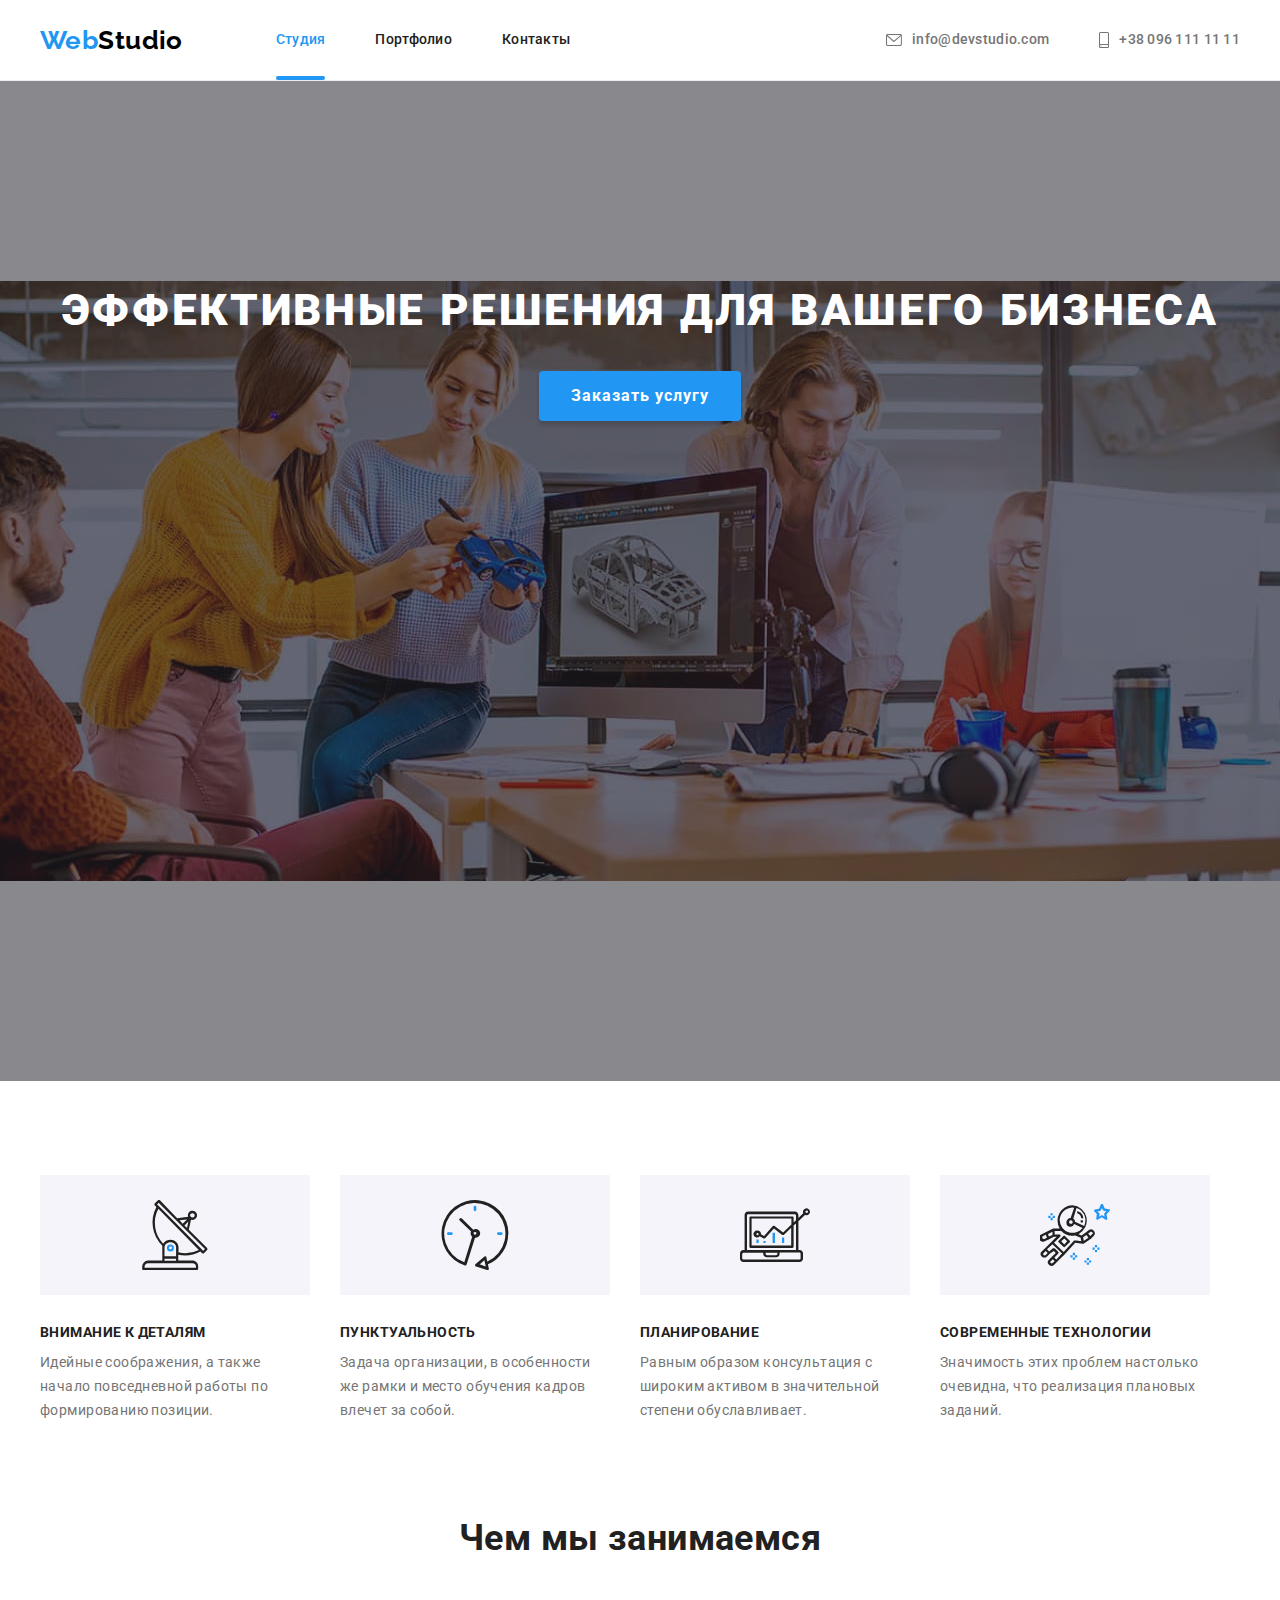
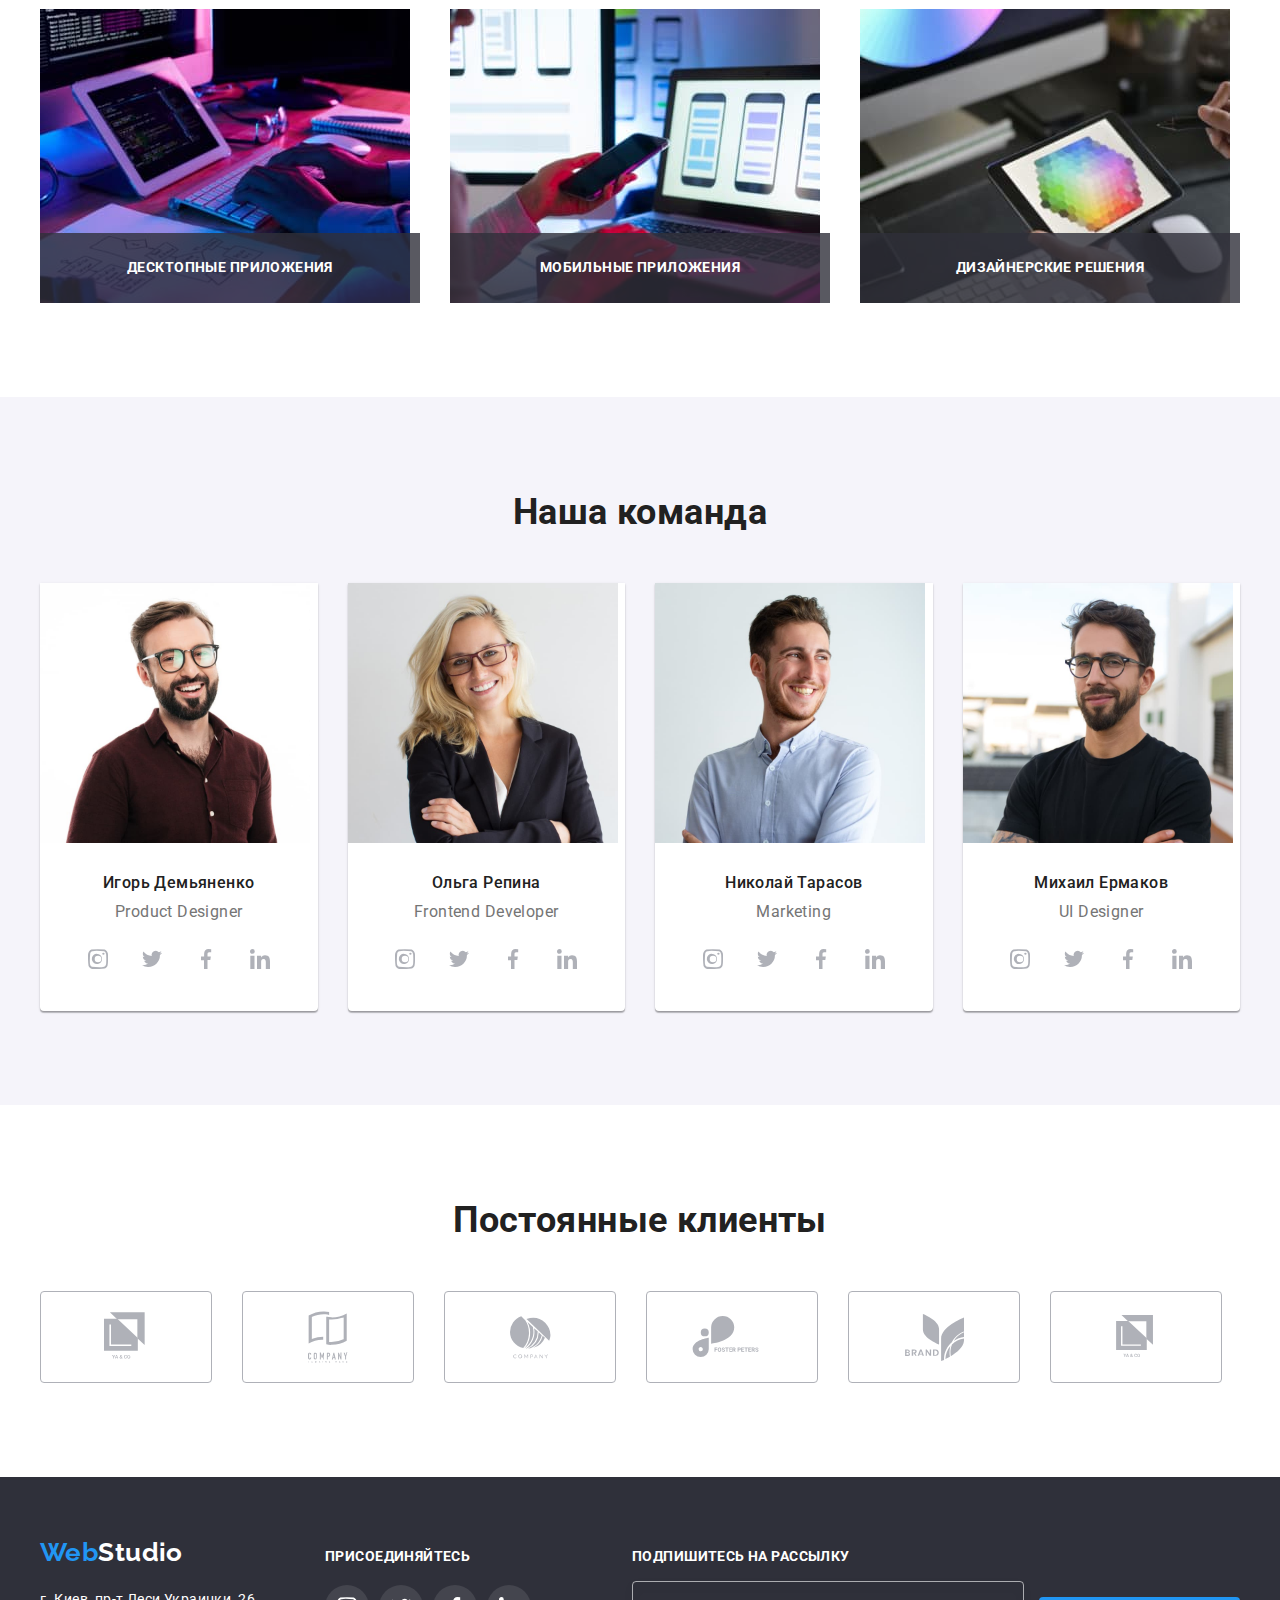
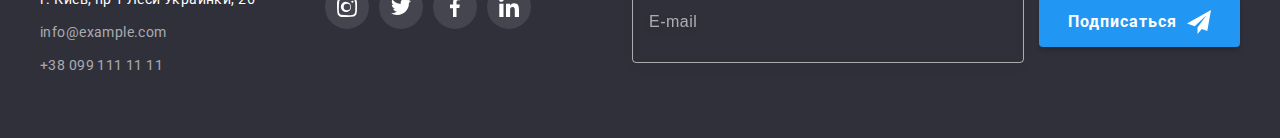
<file: index.html>
<!DOCTYPE html>
<html lang="ru">
  <head>
    <meta charset="UTF-8" />
    <meta http-equiv="X-UA-Compatible" content="IE=edge" />
    <meta name="viewport" content="width=device-width, initial-scale=1.0" />
    <title>Студия</title>
    <link
      href="https://fonts.googleapis.com/css2?family=Raleway:wght@700&family=Roboto:wght@400;500;700;900&display=swap"
      rel="stylesheet"
    />

    <link
      rel="stylesheet"
      href="https://cdnjs.cloudflare.com/ajax/libs/modern-normalize/1.0.0/modern-normalize.min.css"
      integrity="sha512-ISS7cAi1PEhQ8jnbJpJZMd29NlhNj4AWYyLOSp2CE/CsHxTCu+r+t0D2yoJudVrd0/8fTVPUVDzY5Tvli75u/g=="
      crossorigin="anonymous"
    />

    <link rel="stylesheet" href="./css/styles.css" />
  </head>
  <body>
    <!-- HEADER -->
    <header class="page-header">
      <div class="container">
        <nav class="site-nav">
          <a href="index.html" lang="en" class="logo link">
            <span class="accent">Web</span>Studio
          </a>

          <ul class="navigation list">
            <li class="item">
              <a href="./index.html " class="link current">Студия</a>
            </li>
            <li class="item">
              <a href="./portfolio.html" class="link transition-link"
                >Портфолио</a
              >
            </li>
            <li class="item">
              <a href="#" class="link transition-link">Контакты</a>
            </li>
          </ul>
        </nav>
        <ul class="adds list">
          <li class="item">
            <a
              href="mailto:info@example.com"
              class="link adds-link transition-link"
            >
              <svg class="adds-icon transition-link" width="16" height="12">
                <use href="./images/sprite.svg#icon-envelope"></use>
              </svg>
              info@devstudio.com
            </a>
          </li>
          <li class="item">
            <a href="tel:+380991111111" class="link adds-link transition-link">
              <svg class="adds-icon transition-link" width="10" height="16">
                <use href="./images/sprite.svg#icon-smartphone"></use>
              </svg>
              +38 096 111 11 11</a
            >
          </li>
        </ul>
      </div>
    </header>

    <!--main-->
    <main>
      <!-- HERO -->

      <section class="hero">
        <div class="hero-bg">
          <div class="container">
            <h1 class="hero-title">Эффективные решения для вашего бизнеса</h1>
            <button type="button" class="button" data-modal-open>
              Заказать услугу
            </button>
          </div>
        </div>
      </section>
      <!-- /HERO -->

      <!-- QUALITY -->
      <section class="quality section">
        <div class="container">
          <!--Заголовок h2 "Качества" будет скрытым-->
          <h2 class="h-hidden" hidden>Качества</h2>
          <ul class="list quality-list">
            <li class="item">
              <div class="quality-wrapper">
                <svg class="quality-icon" width="70" height="70">
                  <use href="./images/sprite.svg#icon-antenna"></use>
                </svg>
              </div>
              <h3 class="title-style">Внимание к деталям</h3>
              <p>
                Идейные соображения, а также начало повседневной работы по
                формированию позиции.
              </p>
            </li>
            <li class="item">
              <div class="quality-wrapper">
                <svg class="quality-icon" width="70" height="70">
                  <use href="./images/sprite.svg#icon-clock"></use>
                </svg>
              </div>
              <h3 class="title-style">Пунктуальность</h3>
              <p>
                Задача организации, в особенности же рамки и место обучения
                кадров влечет за собой.
              </p>
            </li>
            <li class="item">
              <div class="quality-wrapper">
                <svg class="quality-icon" width="70" height="70">
                  <use href="./images/sprite.svg#icon-diagram"></use>
                </svg>
              </div>
              <h3 class="title-style">Планирование</h3>
              <p>
                Равным образом консультация с широким активом в значительной
                степени обуславливает.
              </p>
            </li>
            <li class="item">
              <div class="quality-wrapper">
                <svg class="quality-icon" width="70" height="70">
                  <use href="./images/sprite.svg#icon-astronaut"></use>
                </svg>
              </div>
              <h3 class="title-style">Современные технологии</h3>
              <p>
                Значимость этих проблем настолько очевидна, что реализация
                плановых заданий.
              </p>
            </li>
          </ul>
        </div>
      </section>
      <!-- /QUALITY -->

      <!-- WORK -->
      <section class="work section">
        <div class="container">
          <h2 class="title-style">Чем мы занимаемся</h2>
          <ul class="list work-list">
            <li class="item">
              <img
                src="./images/box1.jpg"
                alt="Занятие 1"
                class="work-pic"
                width="370"
              />
              <div class="work-overlay">
                <p class="text">Десктопные приложения</p>
              </div>
            </li>
            <li class="item">
              <img
                src="./images/box2.jpg"
                alt="Занятие 2"
                class="work-pic"
                width="370"
              />
              <div class="work-overlay">
                <p class="text">Мобильные приложения</p>
              </div>
            </li>
            <li class="item">
              <img
                src="./images/box3.jpg"
                alt="Занятие 3"
                class="work-pic"
                width="370"
              />
              <div class="work-overlay">
                <p class="text">Дизайнерские решения</p>
              </div>
            </li>
          </ul>
        </div>
      </section>
      <!-- /WORK -->

      <!-- TEAM -->
      <section class="team section">
        <div class="container">
          <h2 class="title-style team-title">Наша команда</h2>
          <ul class="list team-list">
            <li class="item">
              <img
                src="./images/worker1.jpg"
                alt="Игорь Демьяненко. Продакт дизайнер"
                width="270"
                class="team-pic"
              />
              <div class="wrapper">
                <h3 class="title-style team-people">Игорь Демьяненко</h3>
                <p lang="en" class="team-post">Product Designer</p>
                <ul class="list social-networks">
                  <li class="item">
                    <a href="#" class="link team-link social-networks-link">
                      <svg class="team-icon" width="20" height="20">
                        <use href="./images/sprite.svg#icon-instagram"></use>
                      </svg>
                    </a>
                  </li>
                  <li class="item">
                    <a href="#" class="link team-link social-networks-link">
                      <svg class="team-icon" width="20" height="20">
                        <use href="./images/sprite.svg#icon-twitter"></use>
                      </svg>
                    </a>
                  </li>
                  <li class="item">
                    <a href="#" class="link team-link social-networks-link">
                      <svg class="team-icon" width="20" height="20">
                        <use href="./images/sprite.svg#icon-facebook"></use>
                      </svg>
                    </a>
                  </li>
                  <li class="item">
                    <a href="#" class="link team-link social-networks-link">
                      <svg class="team-icon" width="20" height="20">
                        <use href="./images/sprite.svg#icon-linkedin"></use>
                      </svg>
                    </a>
                  </li>
                </ul>
              </div>
            </li>
            <li class="item">
              <img
                src="./images/worker2.jpg"
                alt="Ольга Репина. Фронтэнд дивэлопэ"
                width="270"
                class="team-pic"
              />
              <div class="wrapper">
                <h3 class="title-style team-people">Ольга Репина</h3>
                <p lang="en" class="team-post">Frontend Developer</p>
                <ul class="list social-networks">
                  <li class="item">
                    <a href="#" class="link team-link social-networks-link">
                      <svg class="team-icon" width="20" height="20">
                        <use href="./images/sprite.svg#icon-instagram"></use>
                      </svg>
                    </a>
                  </li>
                  <li class="item">
                    <a href="#" class="link team-link social-networks-link">
                      <svg class="team-icon" width="20" height="20">
                        <use href="./images/sprite.svg#icon-twitter"></use>
                      </svg>
                    </a>
                  </li>
                  <li class="item">
                    <a href="#" class="link team-link social-networks-link">
                      <svg class="team-icon" width="20" height="20">
                        <use href="./images/sprite.svg#icon-facebook"></use>
                      </svg>
                    </a>
                  </li>
                  <li class="item">
                    <a href="#" class="link team-link social-networks-link">
                      <svg class="team-icon" width="20" height="20">
                        <use href="./images/sprite.svg#icon-linkedin"></use>
                      </svg>
                    </a>
                  </li>
                </ul>
              </div>
            </li>
            <li class="item">
              <img
                src="./images/worker3.jpg"
                alt="Николай Тарасов. Макетинг"
                width="270"
                class="team-pic"
              />
              <div class="wrapper">
                <h3 class="title-style team-people">Николай Тарасов</h3>
                <p lang="en" class="team-post">Marketing</p>
                <ul class="list social-networks">
                  <li class="item">
                    <a href="#" class="link team-link social-networks-link">
                      <svg class="team-icon" width="20" height="20">
                        <use href="./images/sprite.svg#icon-instagram"></use>
                      </svg>
                    </a>
                  </li>
                  <li class="item">
                    <a href="#" class="link team-link social-networks-link">
                      <svg class="team-icon" width="20" height="20">
                        <use href="./images/sprite.svg#icon-twitter"></use>
                      </svg>
                    </a>
                  </li>
                  <li class="item">
                    <a href="#" class="link team-link social-networks-link">
                      <svg class="team-icon" width="20" height="20">
                        <use href="./images/sprite.svg#icon-facebook"></use>
                      </svg>
                    </a>
                  </li>
                  <li class="item">
                    <a href="#" class="link team-link social-networks-link">
                      <svg class="team-icon" width="20" height="20">
                        <use href="./images/sprite.svg#icon-linkedin"></use>
                      </svg>
                    </a>
                  </li>
                </ul>
              </div>
            </li>
            <li class="item">
              <img
                src="./images/worker4.jpg"
                alt="Михаил Ермаков. Юай дизайнер"
                width="270"
                class="team-pic"
              />
              <div class="wrapper">
                <h3 class="title-style team-people">Михаил Ермаков</h3>
                <p lang="en" class="team-post">UI Designer</p>
                <ul class="list social-networks">
                  <li class="item">
                    <a href="#" class="link team-link social-networks-link">
                      <svg class="team-icon" width="20" height="20">
                        <use href="./images/sprite.svg#icon-instagram"></use>
                      </svg>
                    </a>
                  </li>
                  <li class="item">
                    <a href="#" class="link team-link social-networks-link">
                      <svg class="team-icon" width="20" height="20">
                        <use href="./images/sprite.svg#icon-twitter"></use>
                      </svg>
                    </a>
                  </li>
                  <li class="item">
                    <a href="#" class="link team-link social-networks-link">
                      <svg class="team-icon" width="20" height="20">
                        <use href="./images/sprite.svg#icon-facebook"></use>
                      </svg>
                    </a>
                  </li>
                  <li class="item">
                    <a href="#" class="link team-link social-networks-link">
                      <svg class="team-icon" width="20" height="20">
                        <use href="./images/sprite.svg#icon-linkedin"></use>
                      </svg>
                    </a>
                  </li>
                </ul>
              </div>
            </li>
          </ul>
        </div>
      </section>
    </main>
    <!-- /TEAM -->

    <!-- CLIENTS -->
    <section class="clients section">
      <div class="container">
        <h2 class="clients-title title-style">Постоянные клиенты</h2>
        <ul class="list">
          <li class="item">
            <a href="#" class="link clients-link">
              <svg class="clients-icon" width="45" height="50">
                <use href="./images/sprite.svg#icon-logo1"></use>
              </svg>
            </a>
          </li>
          <li class="item">
            <a href="#" class="link clients-link">
              <svg class="clients-icon" width="40" height="52">
                <use href="./images/sprite.svg#icon-logo2"></use>
              </svg>
            </a>
          </li>
          <li class="item">
            <a href="#" class="link clients-link">
              <svg class="clients-icon" width="41" height="43">
                <use href="./images/sprite.svg#icon-logo3"></use>
              </svg>
            </a>
          </li>
          <li class="item">
            <a href="#" class="link clients-link">
              <svg class="clients-icon" width="80" height="42">
                <use href="./images/sprite.svg#icon-logo4"></use>
              </svg>
            </a>
          </li>
          <li class="item">
            <a href="#" class="link clients-link">
              <svg class="clients-icon" width="59" height="47">
                <use href="./images/sprite.svg#icon-logo5"></use>
              </svg>
            </a>
          </li>
          <li class="item">
            <a href="#" class="link clients-link">
              <svg class="clients-icon" width="89" height="45">
                <use href="./images/sprite.svg#icon-logo1"></use>
              </svg>
            </a>
          </li>
        </ul>
      </div>
    </section>
    <!-- /CLIENTS -->
    <!-- FOOTER -->
    <footer class="basement dummy-bg">
      <div class="container">
        <div class="wrapper">
          <a href="index.html" lang="en" class="logo link">
            <span class="accent">Web</span>Studio
          </a>
          <address class="basement-adds">
            <p class="basement-adds-value adds-item">
              г. Киев, пр-т Леси Украинки, 26
            </p>
            <a
              href="mailto:info@example.com"
              class="link adds-item transition-link"
              >info@example.com</a
            >
            <a href="tel:+380991111111" class="link adds-item transition-link"
              >+38 099 111 11 11</a
            >
          </address>
        </div>
        <div class="wrapper">
          <p class="basement-text">присоединяйтесь</p>
          <ul class="list basement-social-networks">
            <li class="item">
              <a href="#" class="link basement-link social-networks-link">
                <svg class="basement-icon" width="20" height="20">
                  <use href="./images/sprite.svg#icon-instagram"></use>
                </svg>
              </a>
            </li>
            <li class="item">
              <a href="#" class="link basement-link social-networks-link">
                <svg class="basement-icon" width="20" height="20">
                  <use href="./images/sprite.svg#icon-twitter"></use>
                </svg>
              </a>
            </li>
            <li class="item">
              <a href="#" class="link basement-link social-networks-link">
                <svg class="basement-icon" width="20" height="20">
                  <use href="./images/sprite.svg#icon-facebook"></use>
                </svg>
              </a>
            </li>
            <li class="item">
              <a href="#" class="link basement-link social-networks-link">
                <svg class="basement-icon" width="20" height="20">
                  <use href="./images/sprite.svg#icon-linkedin"></use>
                </svg>
              </a>
            </li>
          </ul>
        </div>
        <div class="wrapper">
          <form class="form">
            <label for="form-label" class="form-label basement-text">
              <span class="form-text">Подпишитесь на рассылку</span>
            </label>
            <input
              type="email"
              name="email"
              id="form-label"
              class="form-input"
              placeholder="E-mail"
            />
            <button type="submit" class="form-button button">
              <span class="form-button-text"
                >Подписаться
                <svg class="form-icon" width="24" height="24">
                  <use href="./images/sprite.svg#icon-send"></use>
                </svg>
              </span>
            </button>
          </form>
        </div>
      </div>
    </footer>
    <!-- /FOOTER -->

    <!-- MODAL-WINDOW -->

    <div class="backdrop is-hidden" data-modal>
      <div class="modal">
        <button type="button" class="close" data-modal-close>
          <svg class="icon-close" width="18" height="18">
            <use href="./images/sprite.svg#icon-close"></use>
          </svg>
        </button>
        <div class="form-modal-wrapper">
          <p class="form-text">Оставьте свои данные, мы вам перезвоним</p>
          <form class="form-modal">
            <label class="form-label">
              <span class="form-span">Имя</span>
              <span class="form-field">
                <input type="text" name="name" class="form-input" />
                <span class="form-icon">
                  <svg class="icon" width="18" height="18">
                    <use href="./images/sprite.svg#icon-person"></use>
                  </svg>
                </span>
              </span>
            </label>
            <label class="form-label">
              <span class="form-span">Телефон</span>
              <span class="form-field">
                <input type="tel" name="phone" class="form-input" />
                <span class="form-icon">
                  <svg class="icon" width="18" height="18">
                    <use href="./images/sprite.svg#icon-phone"></use>
                  </svg>
                </span>
              </span>
            </label>
            <label class="form-label">
              <span class="form-span">Почта</span>
              <span class="form-field">
                <input type="email" name="email" class="form-input" />
                <span class="form-icon">
                  <svg class="icon" width="18" height="18">
                    <use href="./images/sprite.svg#icon-email"></use>
                  </svg>
                </span>
              </span>
            </label>
            <label class="form-label textarea-label">
              <span class="form-span">Комментарий</span>
              <textarea
                name="feedback"
                class="form-textarea"
                placeholder="Введите текст"
              ></textarea>
            </label>

            <label class="policy-label">
              <input type="checkbox" name="policy-agree" class="checkbox" />
              <span class="policy-icon">
                <svg class="icon-check" width="16" height="15">
                  <use href="./images/sprite.svg#icon-check"></use>
                </svg>
              </span>

              Соглашаюсь с рассылкой и принимаю&nbsp;
              <a href="#" class="policy">Условия договора</a>
            </label>
            <div class="wrapper-btn">
              <button type="submit" class="form-button button">
                <span class="form-button-text">Отправить</span>
              </button>
            </div>
          </form>
        </div>
      </div>
    </div>
    <!-- /MODAL-WINDOW -->
    <script src="./js/modal.js"></script>
  </body>
</html>
</file>
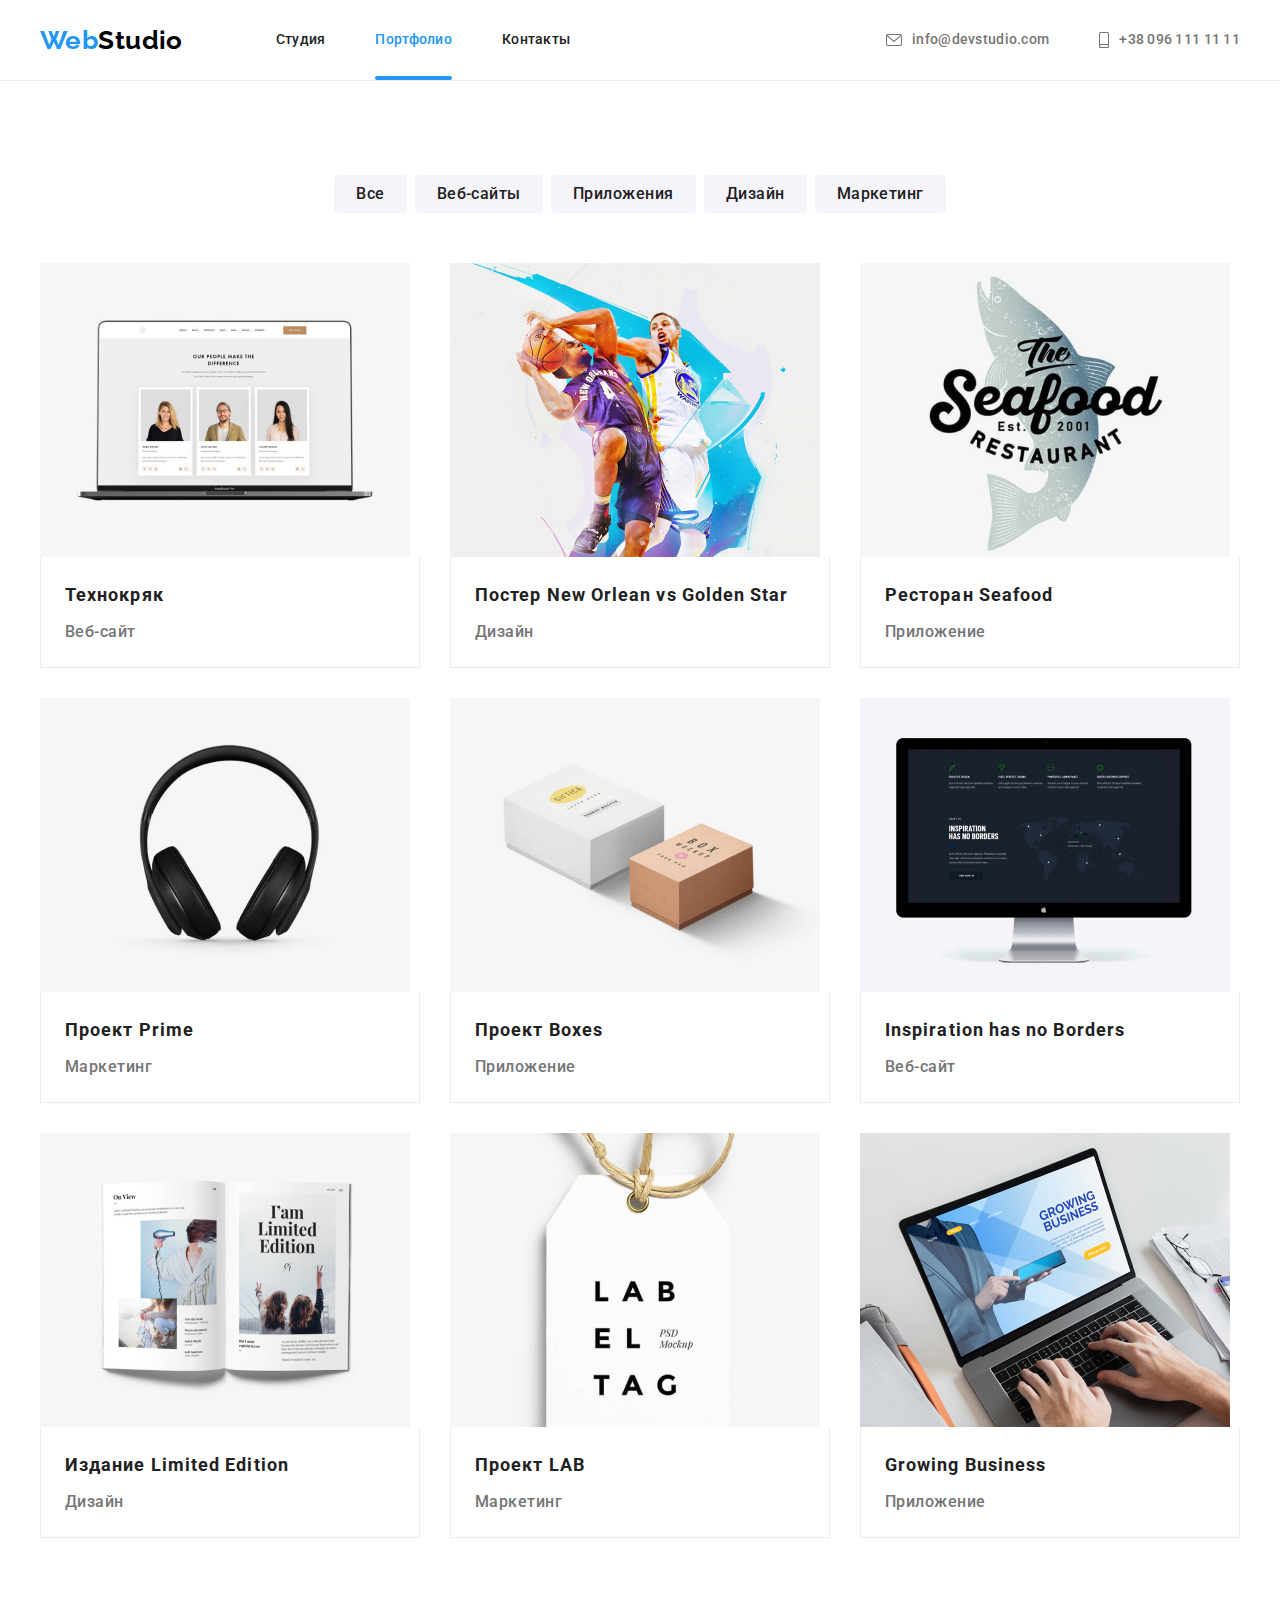
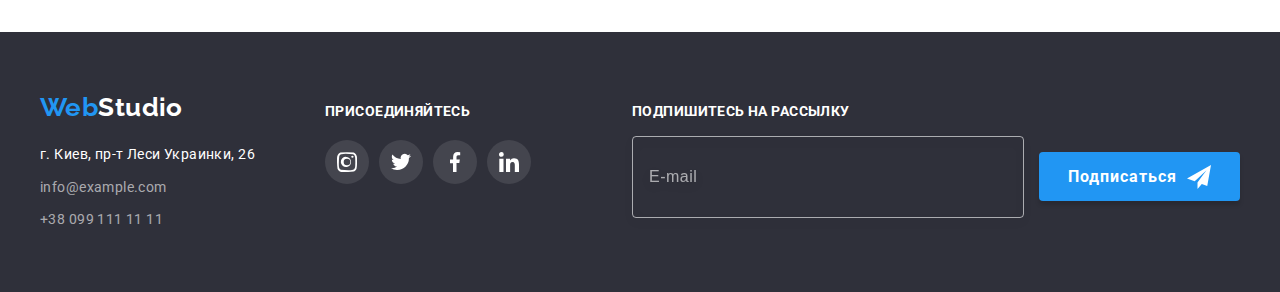
<file: portfolio.html>
<!DOCTYPE html>
<html lang="ru">
  <head>
    <meta charset="UTF-8" />
    <meta http-equiv="X-UA-Compatible" content="IE=edge" />
    <meta name="viewport" content="width=device-width, initial-scale=1.0" />
    <title>Студия</title>
    <link
      href="https://fonts.googleapis.com/css2?family=Raleway:wght@700&family=Roboto:wght@400;500;700;900&display=swap"
      rel="stylesheet"
    />
    <link
      rel="stylesheet"
      href="https://cdnjs.cloudflare.com/ajax/libs/modern-normalize/1.0.0/modern-normalize.min.css"
      integrity="sha512-ISS7cAi1PEhQ8jnbJpJZMd29NlhNj4AWYyLOSp2CE/CsHxTCu+r+t0D2yoJudVrd0/8fTVPUVDzY5Tvli75u/g=="
      crossorigin="anonymous"
    />
    <link rel="stylesheet" href="./css/styles.css" />
  </head>
  <body>
    <!-- HEADER -->
    <header class="page-header">
      <div class="container">
        <nav class="site-nav">
          <a href="index.html" lang="en" class="logo link">
            <span class="accent">Web</span>Studio
          </a>

          <ul class="navigation list">
            <li class="item">
              <a href="./index.html " class="link transition-link">Студия</a>
            </li>
            <li class="item">
              <a href="./portfolio.html" class="link current">Портфолио</a>
            </li>
            <li class="item">
              <a href="#" class="link transition-link">Контакты</a>
            </li>
          </ul>
        </nav>
        <ul class="adds list">
          <li class="item">
            <a
              href="mailto:info@example.com"
              class="link adds-link transition-link"
            >
              <svg class="adds-icon transition-link" width="16" height="12">
                <use href="./images/sprite.svg#icon-envelope"></use>
              </svg>
              info@devstudio.com
            </a>
          </li>
          <li class="item">
            <a href="tel:+380991111111" class="link adds-link transition-link">
              <svg class="adds-icon transition-link" width="10" height="16">
                <use href="./images/sprite.svg#icon-smartphone"></use>
              </svg>
              +38 096 111 11 11</a
            >
          </li>
        </ul>
      </div>
    </header>

    <!-- MAIN -->
    <main>
      <!-- PORTFOLIO SECTION -->
      <section class="portfolio section">
        <div class="container">
          <!-- SECRET HEADER -->
          <h2 class="h-hidden" hidden>Фильтр</h2>
          <!-- /SECRET HEADER -->

          <ul class="list filter">
            <li class="filter-item">
              <button type="button" class="button">Все</button>
            </li>
            <li class="filter-item">
              <button type="button" class="button">Веб-сайты</button>
            </li>
            <li class="filter-item">
              <button type="button" class="button">Приложения</button>
            </li>
            <li class="filter-item">
              <button type="button" class="button">Дизайн</button>
            </li>
            <li class="filter-item">
              <button type="button" class="button">Маркетинг</button>
            </li>
          </ul>

          <!-- SECRET HEADER -->
          <h1 class="h-hidden" hidden>Портфолио</h1>
          <!-- /SECRET HEADER -->

          <ul class="list portfolio-list">
            <li class="portfolio-item">
              <a href="#" class="link">
                <div class="shadow-cards">
                  <div class="thumb">
                    <img
                      src="./images/portfolio/project1.jpg"
                      alt="Веб-сайт технокряк"
                      width="370"
                    />
                    <div class="portfolio-overlay">
                      <p class="text-overlay">
                        Технокряк это современная площадка распространения
                        коронавируса. Компании используют эту платформу для
                        цифрового шпионажа и атак на защищённые сервера
                        конкурентов.
                      </p>
                    </div>
                  </div>

                  <div class="portfolio-title">
                    <h2 class="link-title">Технокряк</h2>
                    <p class="description">Веб-сайт</p>
                  </div>
                </div>
              </a>
            </li>
            <li class="portfolio-item">
              <a href="#" class="link">
                <div class="shadow-cards">
                  <div class="thumb">
                    <img
                      src="./images/portfolio/project2.jpg"
                      alt="Дизайн постера New Orlean vs Golden Star"
                      width="370"
                    />
                    <div class="portfolio-overlay">
                      <p class="text-overlay">
                        Технокряк это современная площадка распространения
                        коронавируса. Компании используют эту платформу для
                        цифрового шпионажа и атак на защищённые сервера
                        конкурентов.
                      </p>
                    </div>
                  </div>
                  <div class="portfolio-title">
                    <h2 class="link-title">Постер New Orlean vs Golden Star</h2>
                    <p class="description">Дизайн</p>
                  </div>
                </div>
              </a>
            </li>
            <li class="portfolio-item">
              <a href="#" class="link">
                <div class="shadow-cards">
                  <div class="thumb">
                    <img
                      src="./images/portfolio/project3.jpg"
                      alt="Приложение ресторана Seafood"
                      width="370"
                    />
                    <div class="portfolio-overlay">
                      <p class="text-overlay">
                        Технокряк это современная площадка распространения
                        коронавируса. Компании используют эту платформу для
                        цифрового шпионажа и атак на защищённые сервера
                        конкурентов.
                      </p>
                    </div>
                  </div>
                  <div class="portfolio-title">
                    <h2 class="link-title">Ресторан Seafood</h2>
                    <p class="description">Приложение</p>
                  </div>
                </div>
              </a>
            </li>
            <li class="portfolio-item">
              <a href="#" class="link">
                <div class="shadow-cards">
                  <div class="thumb">
                    <img
                      src="./images/portfolio/project4.jpg"
                      alt="Маркетинг проекта Prime"
                      width="370"
                    />
                    <div class="portfolio-overlay">
                      <p class="text-overlay">
                        Технокряк это современная площадка распространения
                        коронавируса. Компании используют эту платформу для
                        цифрового шпионажа и атак на защищённые сервера
                        конкурентов.
                      </p>
                    </div>
                  </div>
                  <div class="portfolio-title">
                    <h2 class="link-title">Проект Prime</h2>
                    <p class="description">Маркетинг</p>
                  </div>
                </div>
              </a>
            </li>
            <li class="portfolio-item">
              <a href="#" class="link">
                <div class="shadow-cards">
                  <div class="thumb">
                    <img
                      src="./images/portfolio/project5.jpg"
                      alt="Приложение проекта Boxes"
                      width="370"
                    />
                    <div class="portfolio-overlay">
                      <p class="text-overlay">
                        Технокряк это современная площадка распространения
                        коронавируса. Компании используют эту платформу для
                        цифрового шпионажа и атак на защищённые сервера
                        конкурентов.
                      </p>
                    </div>
                  </div>
                  <div class="portfolio-title">
                    <h2 class="link-title">Проект Boxes</h2>
                    <p class="description">Приложение</p>
                  </div>
                </div>
              </a>
            </li>
            <li class="portfolio-item">
              <a href="#" class="link">
                <div class="shadow-cards">
                  <div class="thumb">
                    <img
                      src="./images/portfolio/project6.jpg"
                      alt="Веб-сайт Inspiration has no Borders"
                      width="370"
                    />
                    <div class="portfolio-overlay">
                      <p class="text-overlay">
                        Технокряк это современная площадка распространения
                        коронавируса. Компании используют эту платформу для
                        цифрового шпионажа и атак на защищённые сервера
                        конкурентов.
                      </p>
                    </div>
                  </div>
                  <div class="portfolio-title">
                    <h2 lang="en" class="link-title">
                      Inspiration has no Borders
                    </h2>
                    <p class="description">Веб-сайт</p>
                  </div>
                </div>
              </a>
            </li>
            <li class="portfolio-item">
              <a href="#" class="link">
                <div class="shadow-cards">
                  <div class="thumb">
                    <img
                      src="./images/portfolio/project7.jpg"
                      alt="Дизайн для издания Limited Edition"
                      width="370"
                    />
                    <div class="portfolio-overlay">
                      <p class="text-overlay">
                        Технокряк это современная площадка распространения
                        коронавируса. Компании используют эту платформу для
                        цифрового шпионажа и атак на защищённые сервера
                        конкурентов.
                      </p>
                    </div>
                  </div>
                  <div class="portfolio-title">
                    <h2 class="link-title">Издание Limited Edition</h2>
                    <p class="description">Дизайн</p>
                  </div>
                </div>
              </a>
            </li>
            <li class="portfolio-item">
              <a href="#" class="link">
                <div class="shadow-cards">
                  <div class="thumb">
                    <img
                      src="./images/portfolio/project8.jpg"
                      alt="Маркетинг проекта LAB"
                      width="370"
                    />
                    <div class="portfolio-overlay">
                      <p class="text-overlay">
                        Технокряк это современная площадка распространения
                        коронавируса. Компании используют эту платформу для
                        цифрового шпионажа и атак на защищённые сервера
                        конкурентов.
                      </p>
                    </div>
                  </div>
                  <div class="portfolio-title">
                    <h2 class="link-title">Проект LAB</h2>
                    <p class="description">Маркетинг</p>
                  </div>
                </div>
              </a>
            </li>
            <li class="portfolio-item">
              <a href="#" class="link">
                <div class="shadow-cards">
                  <div class="thumb">
                    <img
                      src="./images/portfolio/project9.jpg"
                      alt="Приложение Growing Business"
                      width="370"
                    />
                    <div class="portfolio-overlay">
                      <p class="text-overlay">
                        Технокряк это современная площадка распространения
                        коронавируса. Компании используют эту платформу для
                        цифрового шпионажа и атак на защищённые сервера
                        конкурентов.
                      </p>
                    </div>
                  </div>
                  <div class="portfolio-title">
                    <h2 lang="en" class="link-title">Growing Business</h2>
                    <p class="description">Приложение</p>
                  </div>
                </div>
              </a>
            </li>
          </ul>
        </div>
      </section>
      <!-- /PORTFOLIO SECTION -->
    </main>

    <!-- FOOTER -->
    <footer class="basement dummy-bg">
      <div class="container">
        <div class="wrapper">
          <a href="index.html" lang="en" class="logo link">
            <span class="accent">Web</span>Studio
          </a>
          <address class="basement-adds">
            <p class="basement-adds-value adds-item">
              г. Киев, пр-т Леси Украинки, 26
            </p>
            <a
              href="mailto:info@example.com"
              class="link adds-item transition-link"
              >info@example.com</a
            >
            <a href="tel:+380991111111" class="link adds-item transition-link"
              >+38 099 111 11 11</a
            >
          </address>
        </div>
        <div class="wrapper">
          <p class="basement-text">присоединяйтесь</p>
          <ul class="list basement-social-networks">
            <li class="item">
              <a href="#" class="link basement-link social-networks-link">
                <svg class="basement-icon" width="20" height="20">
                  <use href="./images/sprite.svg#icon-instagram"></use>
                </svg>
              </a>
            </li>
            <li class="item">
              <a href="#" class="link basement-link social-networks-link">
                <svg class="basement-icon" width="20" height="20">
                  <use href="./images/sprite.svg#icon-twitter"></use>
                </svg>
              </a>
            </li>
            <li class="item">
              <a href="#" class="link basement-link social-networks-link">
                <svg class="basement-icon" width="20" height="20">
                  <use href="./images/sprite.svg#icon-facebook"></use>
                </svg>
              </a>
            </li>
            <li class="item">
              <a href="#" class="link basement-link social-networks-link">
                <svg class="basement-icon" width="20" height="20">
                  <use href="./images/sprite.svg#icon-linkedin"></use>
                </svg>
              </a>
            </li>
          </ul>
        </div>
        <div class="wrapper">
          <form class="form">
            <label for="form-label" class="form-label basement-text">
              <span class="form-text">Подпишитесь на рассылку</span>
            </label>
            <input
              type="email"
              name="email"
              id="form-label"
              class="form-input"
              placeholder="E-mail"
            />
            <button type="submit" class="form-button button">
              <span class="form-button-text"
                >Подписаться
                <svg class="form-icon" width="24" height="24">
                  <use href="./images/sprite.svg#icon-send"></use>
                </svg>
              </span>
            </button>
          </form>
        </div>
      </div>
    </footer>
    <!-- /FOOTER -->
  </body>
</html>
</file>
<file: css/styles.css>
:root {
  --primary-text-color: #757575;
  --secondary-color-text: #212121;
  --primary-white-color: #ffffff;
  --logo-black-color: #000000;
  --accent-color: #2196f3;
  --accent-color-text: rgba(255, 255, 255, 0.6);
  --button-grey-color: #f5f4fa;
  --button-modal: rgba(0, 0, 0, 0.1);
  --dummy-bg-color: #2f303a;
  --border-color: #ececec;
  --bg-hero: #c4c4c4;
  --bg-hero-gradient: rgba(47, 48, 58, 0.4);
  --bg-btn-hover: #188ce8;
  --bg-backdrop: rgba(0, 0, 0, 0.2);
  --social-networks: #afb1b8;
  --social-networks-footer: rgba(255, 255, 255, 0.1);
  --overlay-color: rgba(47, 48, 58, 0.8);
  --form-footer: rgba(255, 255, 255, 0.6);
  --form-shadow-footer: rgba(0, 0, 0, 0.15);
  --form-modal-grey: rgba(33, 33, 33, 0.2);
  --form-modal-textarea: rgba(117, 117, 117, 0.5);
}
/*цвет основного текста --> color: #757575; */
/*цвет вторичного текста --> color: #212121; */
/*белый --> #FFFFFF */
/*акцент --> color: #2196F3; */
/*акцентный цвет текста color: rgba(255, 255, 255, 0.6); */

body {
  margin: 0;

  background-color: var(--primary-white-color);
  color: var(--primary-text-color);

  font-family: "Roboto", Arial, Tahoma, sans-serif;
  font-size: 14px;
  line-height: 1.71;
  letter-spacing: 0.03em;
}
h1,
h2,
h3,
h4,
h5,
h6,
p {
  margin-top: 0;
  margin-bottom: 0;
}
.list {
  padding-left: 0;
  margin: 0;

  list-style: none;
}
.link {
  text-decoration: none;
}
.container {
  margin-left: auto;
  margin-right: auto;
  padding-left: 15px;
  padding-right: 15px;
  width: 1200px;

  /* outline: 1px solid tomato; */
}
.section {
  padding-top: 94px;
  padding-bottom: 94px;
}

/* Переход css */
.transition-link {
  transition-property: color, fill;
  transition-duration: 250ms;
  transition-timing-function: cubic-bezier(0.4, 0, 0.2, 1);
}

/* /Переход css */

/* HEADER */
.page-header {
  border-bottom-width: 1px;
  border-bottom-style: solid;
  border-bottom-color: var(--border-color);
}
.accent {
  color: var(--accent-color);
}
.logo {
  margin-right: 93px;

  color: var(--logo-black-color);
  font-family: "Raleway", sans-serif;
  font-weight: 700;
  font-size: 26px;
  line-height: 1.19;
}
.navigation .link {
  /* outline: 1px solid tomato; */

  color: var(--secondary-color-text);

  font-weight: 500;
  line-height: 1.14;
  letter-spacing: 0.02em;
}
.navigation,
.adds {
  /* outline: 1px solid tomato; */
}
.logo {
  display: block;
  /* outline: 1px solid tomato; */
}
.navigation .link,
.adds .link {
  display: block;
  padding-top: 32px;
  padding-bottom: 32px;
}
.navigation .link:hover,
.navigation .link:focus {
  color: var(--accent-color);
}
.navigation .current {
  position: relative;

  color: var(--accent-color);
}
.navigation .current::after {
  position: absolute;
  bottom: 0;
  display: block;

  content: "";
  border-radius: 2px;
  width: 100%;
  height: 4px;

  background-color: var(--accent-color);
}
.adds {
  display: flex;
  margin-left: auto;
}
.navigation .item:not(:last-child),
.adds .item:not(:last-child) {
  margin-right: 50px;
}
.adds .link {
  display: flex;
  align-items: center;

  /* outline: 1px solid tomato; */
  color: inherit;

  font-weight: 500;
  line-height: 1.14;
  letter-spacing: 0.02em;
}
.adds .link:hover,
.adds .link:focus {
  color: var(--accent-color);
}
.page-header > .container,
.site-nav .navigation,
.site-nav {
  display: flex;
}
.page-header > .container,
.site-nav {
  align-items: center;
}
.adds .adds-icon {
  fill: var(--primary-text-color);
  margin-right: 10px;
}
.adds-link:hover .adds-icon,
.adds-link:focus .adds-icon {
  fill: var(--accent-color);
}

/* /HEADER */

/* MAIN */

/* Временный bg, т.к. заголовок сливается с фоном */
.dummy-bg {
  background-color: var(--dummy-bg-color);
}

/* HERO */

.hero {
  text-align: center;
}
.hero-bg {
  margin-left: auto;
  margin-right: auto;
  height: 600px;
  max-width: 1600px;
  padding-top: 200px;
  padding-bottom: 200px;

  background-color: var(--bg-hero);
  background-image: linear-gradient(
      var(--bg-hero-gradient),
      var(--bg-hero-gradient)
    ),
    url(../images/bg-hero.jpg);
  background-repeat: no-repeat;
  background-position: center;
  /* background-size: contain; */
}
.hero-title {
  margin-bottom: 30px;

  color: var(--primary-white-color);

  font-weight: 900;
  font-size: 44px;
  line-height: 1.36;
  letter-spacing: 0.06em;
  text-transform: uppercase;
}
.hero .button {
  padding: 10px 32px;
  min-width: 200px;

  border-radius: 4px;
  border: none;
  box-shadow: 0px 4px 4px rgba(0, 0, 0, 0.15);
}
.button {
  color: var(--primary-white-color);
  background-color: var(--accent-color);

  font-family: inherit;
  font-weight: 700;
  font-size: 16px;
  line-height: 1.87;
  text-align: center;
  letter-spacing: 0.06em;

  cursor: pointer;

  transition-property: background-color;
  transition-duration: 250ms;
  transition-timing-function: cubic-bezier(0.4, 0, 0.2, 1);
}
.button:hover {
  background-color: var(--bg-btn-hover);
}

/* /HERO */

/* MODAL-WINDOW */
.backdrop {
  position: fixed;
  top: 0;
  left: 0;
  width: 100%;
  height: 100%;

  background-color: var(--bg-backdrop);

  opacity: 1;

  visibility: visible;
  transition: visibility 250ms cubic-bezier(0.4, 0, 0.2, 1),
    opacity 250ms cubic-bezier(0.4, 0, 0.2, 1);
}
.backdrop.is-hidden {
  opacity: 0;
  pointer-events: none;
  visibility: hidden;
}

.backdrop.is-hidden .modal {
  transform: translate(-50%, -100%);
}
.modal {
  position: absolute;
  top: 50%;
  left: 50%;
  transform: translate(-50%, -50%);

  width: 528px;
  height: 581px;

  background-color: var(--primary-white-color);

  transition: transform 250ms cubic-bezier(0.4, 0, 0.2, 1);
}
.close {
  position: absolute;
  top: 0;
  right: 0;
  display: flex;
  justify-content: center;
  align-items: center;
  margin-left: auto;
  margin-right: 8px;
  margin-top: 8px;
  width: 30px;
  height: 30px;

  background: var(--primary-white-color);

  border: 1px solid var(--button-modal);
  border-radius: 50%;

  transition-property: fill;
  transition-duration: 250ms;
  transition-timing-function: cubic-bezier(0.4, 0, 0.2, 1);
}
.close:hover,
.close:focus {
  fill: var(--accent-color);
}
.form-modal-wrapper {
  padding: 40px;
}
.form-modal-wrapper .form-text {
  margin-bottom: 12px;

  color: var(--secondary-color-text);
  text-align: center;
  font-size: 20px;
  line-height: 1.15;
  font-weight: 700;
  font-style: normal;
}
.form-modal .form-label {
  display: flex;
  flex-direction: column;
  margin-bottom: 10px;
}

.form-modal .textarea-label {
  margin-bottom: 25px;
}
.form-modal .form-span {
  margin-bottom: 4px;
  font-style: normal;
  font-weight: 400;
  font-size: 12px;
  line-height: 1.17;
  letter-spacing: 0.01em;
}
.form-modal .form-input {
  padding: 12px 42px;
  height: 40px;
  border: 1px solid var(--form-modal-grey);
  box-sizing: border-box;
  border-radius: 4px;

  transition-property: border;
  transition-duration: 250ms;
  transition-timing-function: cubic-bezier(0.4, 0, 0.2, 1);
}
.form-modal .form-input:focus,
.form-modal .form-textarea:focus {
  border: 1px solid var(--accent-color);
  outline: 0;
}
.form-modal .icon {
  position: absolute;
  top: 50%;
  left: 12px;
  transform: translateY(-50%);
  /* fill: var(--secondary-color-text); */

  transition-property: fill;
  transition-duration: 250ms;
  transition-timing-function: cubic-bezier(0.4, 0, 0.2, 1);
}
.form-modal .form-input:focus + .form-icon {
  fill: var(--accent-color);
}
.form-modal .form-textarea {
  padding: 12px 16px;
  height: 120px;
  border: 1px solid var(--form-modal-grey);
  box-sizing: border-box;
  border-radius: 4px;

  transition-property: border;
  transition-duration: 250ms;
  transition-timing-function: cubic-bezier(0.4, 0, 0.2, 1);
}
.form-modal .form-textarea::placeholder {
  /* padding-left: 83px; */
  color: var(--form-modal-textarea);
  font-style: normal;
  font-weight: 400;
  font-size: 12px;
  line-height: 1.17;
  letter-spacing: 0.01em;
}
.form-modal .form-field {
  position: relative;
  display: flex;
  flex-direction: column;
}
.form-modal .policy {
  color: var(--accent-color);
}
.form-modal .checkbox {
  position: absolute;
  width: 1px;
  height: 1px;
  margin: -1px;
  border: 0;
  padding: 0;
  clip: rect(0 0 0 0);
  overflow: hidden;
}
.form-modal .policy-label {
  display: flex;
  align-items: center;
  justify-content: center;
  margin-bottom: 30px;
}
.form-modal .checkbox:checked + .policy-icon {
  background-color: var(--accent-color);
  border: none;
}
.form-modal .policy-icon {
  margin-right: 8px;
  display: flex;
  justify-content: center;
  align-items: center;
  width: 16px;
  height: 15px;
  border: 2px solid var(--secondary-color-text);
  border-radius: 2px;
}
.form-modal .policy-icon > .icon-check {
  fill: transparent;
}
.form-modal .checkbox:checked + * .icon-check {
  fill: var(--primary-white-color);
}
.form-modal .form-button {
  padding: 10px 56px;
  min-width: 200px;

  border-radius: 4px;
  border: none;
  box-shadow: 0px 4px 4px rgba(0, 0, 0, 0.15);
}
.wrapper-btn {
  display: flex;
  justify-content: center;
}
/* /MODAL-WINDOW */

/* QUALITY */
.quality .quality-list {
  display: flex;
}
.quality-list .item {
  /* outline: 1px solid tomato; */
  width: 270px;
}
.quality-list .item:not(:last-child) {
  margin-right: 30px;
}
.title-style {
  color: var(--secondary-color-text);
}
.quality .title-style {
  margin-bottom: 10px;

  font-weight: 700;
  font-size: 14px;
  line-height: 1.14;
  text-transform: uppercase;
}
.quality .quality-wrapper {
  height: 120px;
  margin-bottom: 30px;
  display: flex;
  justify-content: center;
  align-items: center;

  background-color: var(--button-grey-color);
}

/* /QUALITY */

/* WORK */
.work {
  padding-top: 0;
}
.work .title-style {
  margin-bottom: 50px;

  font-weight: 700;
  font-size: 36px;
  line-height: 1.17;
  text-align: center;
}
.work .work-list {
  display: flex;
  flex-wrap: wrap;

  margin-left: -30px;
  margin-top: -30px;
}
.work-list > .item {
  position: relative;

  flex-basis: calc(100% / 3 - 30px);

  margin-left: 30px;
  margin-top: 30px;
}
.work .work-pic {
  display: block;
  max-width: 100%;
}
.work-overlay {
  position: absolute;
  width: 100%;
  height: 70px;

  background-color: var(--overlay-color);

  transform: translateY(-100%);
}
.work-overlay .text {
  padding-top: 27px;

  color: var(--primary-white-color);

  line-height: 1.14;
  text-align: center;
  font-weight: 700;
  text-transform: uppercase;
}
/* WORK */

/* TEAM */
.team {
  padding-bottom: 94px;
  background-color: var(--button-grey-color);
}
.team .team-pic {
  display: block;
  max-width: 100%;
  /* outline: 1px solid tomato; */
}
.team .team-list {
  /* outline: 1px solid tomato; */

  display: flex;
  flex-wrap: wrap;
  margin-left: -30px;
  margin-top: -30px;
}
.team-list > .item {
  flex-basis: calc(100% / 4 - 30px);
  margin-left: 30px;
  margin-top: 30px;

  background-color: var(--primary-white-color);

  border-bottom-right-radius: 4px;
  border-bottom-left-radius: 4px;
  box-shadow: 0px 1px 3px rgba(0, 0, 0, 0.12), 0px 1px 1px rgba(0, 0, 0, 0.14),
    0px 2px 1px rgba(0, 0, 0, 0.2);

  /* background-color: tomato; */
}
.team .team-title {
  margin-bottom: 50px;

  font-weight: 700;
  font-size: 36px;
  line-height: 1.17;
  text-align: center;

  /* outline: 1px solid tomato; */
}
.team .team-people {
  margin-bottom: 10px;

  font-weight: 500;
  font-size: 16px;
  line-height: 1.19;
  text-align: center;
}
.team-post {
  margin-bottom: 16px;

  font-size: 16px;
  line-height: 1.19;
  text-align: center;
}
.team .wrapper {
  padding-top: 30px;
  padding-bottom: 30px;
  padding-left: auto;
  padding-right: auto;
}
.social-networks {
  display: flex;
  justify-content: space-between;
  width: 206px;
  margin-left: auto;
  margin-right: auto;
}

.social-networks-link {
  width: 44px;
  height: 44px;
  display: flex;
  justify-content: center;
  align-items: center;

  border-radius: 50%;
}

.social-networks .team-link {
  fill: var(--social-networks);

  background-color: var(--primary-white-color);

  transition-property: background-color;
  transition-duration: 250ms;
  transition-timing-function: cubic-bezier(0.4, 0, 0.2, 1);
}
.team .team-icon {
  transition-property: fill;
  transition-duration: 250ms;
  transition-timing-function: cubic-bezier(0.4, 0, 0.2, 1);
}
.team-link:hover,
.team-link:focus {
  background-color: var(--accent-color);
}
.team-link:hover .team-icon,
.team-link:focus .team-icon {
  fill: var(--primary-white-color);
}

/* /TEAM */

/* CLIENTS */
.clients .list {
  display: flex;
}
.clients .clients-icon {
  fill: var(--social-networks);

  transition-property: fill;
  transition-duration: 250ms;
  transition-timing-function: cubic-bezier(0.4, 0, 0.2, 1);
}
.clients-link:hover .clients-icon,
.clients-link:focus .clients-icon {
  fill: var(--accent-color);
}

.clients .clients-link {
  width: 170px;
  height: 90px;
  display: flex;
  justify-content: center;
  align-items: center;

  border: 1px solid var(--social-networks);
  border-radius: 4px;

  transition-property: border;
  transition-duration: 250ms;
  transition-timing-function: cubic-bezier(0.4, 0, 0.2, 1);
}
.clients-link:hover,
.clients-link:focus {
  border: 1px solid var(--accent-color);
}
.clients .clients-title {
  margin-bottom: 50px;

  text-align: center;
  font-weight: 700;
  font-size: 36px;
  line-height: 1.17;
}
.clients .item:not(:last-child) {
  margin-right: 30px;
}
/* /CLIENTS */

/* /MAIN */

/* FOOTER */
.basement {
  padding-top: 60px;
  padding-bottom: 60px;
}
.basement .adds-item:not(:last-child) {
  display: block;
  margin-bottom: 9px;
}
.basement-adds-value {
  color: var(--primary-white-color);
  font-style: normal;
}
.basement .link {
  color: var(--accent-color-text);
  font-style: normal;
}
.basement .logo {
  margin-right: 0;
  margin-bottom: 20px;

  color: var(--primary-white-color);
}
.basement-adds .link:hover,
.basement-adds .link:focus {
  color: var(--accent-color);
}

.basement .container {
  display: flex;
  align-items: baseline;
}
.basement .wrapper:nth-child(1) {
  margin-right: 70px;
}

.basement .basement-text {
  margin-bottom: 20px;

  text-transform: uppercase;
  line-height: 1.14;
  font-weight: 700;
  font-style: normal;
  color: var(--primary-white-color);
}
.basement .basement-social-networks {
  display: flex;
}
.basement .basement-link {
  fill: var(--primary-white-color);
  background-color: var(--social-networks-footer);

  transition-property: background-color;
  transition-duration: 250ms;
  transition-timing-function: cubic-bezier(0.4, 0, 0.2, 1);
}
.basement-link:hover,
.basement-link:focus {
  background-color: var(--accent-color);
}
.basement-social-networks .item:not(:last-child) {
  margin-right: 10px;
}

.basement .form-input {
  padding: 15px 16px;
  margin-right: 12px;
  height: 50px;
  width: 358px;

  font-style: normal;
  font-weight: 400;
  font-size: 16px;
  line-height: 1.25;
  letter-spacing: 0.03em;
  border: 1px solid var(--form-footer);
  border-radius: 4px;
  filter: drop-shadow(0px 4px 4px var(--form-shadow-footer));
  color: var(--primary-white-color);

  background-color: transparent;
}
.basement .form-input::placeholder {
  color: var(--form-footer);
}
.basement .form-label {
  display: flex;
  margin: 0;
}
.basement .form-text {
  margin-bottom: 16px;
}
.basement .wrapper:nth-child(2) {
  margin-right: auto;
}
.basement .wrapper:nth-child(3) {
}
.basement .form-button {
  padding: 10px 29px;
  min-width: 200px;

  border-radius: 4px;
  border: none;
  box-shadow: 0px 4px 4px rgba(0, 0, 0, 0.15);
}
.basement .form-button-text {
  display: flex;
  align-items: center;
}
.basement .form-icon {
  margin-left: 10px;
}
/* /FOOTER */

/* PORTFOLIO */

.portfolio {
  font-weight: 500;
  font-size: 16px;
  line-height: 1.62;
  letter-spacing: 0.03em;
}
.portfolio .filter {
  display: flex;
  align-items: center;
  justify-content: center;
  margin-bottom: 50px;
}
.portfolio .filter-item:not(:last-child) {
  margin-right: 8px;
}
.portfolio .button {
  padding: 6px 22px;

  background-color: var(--button-grey-color);

  color: var(--secondary-color-text);
  border-radius: 4px;
  border: none;
  font-family: inherit;
  font-weight: 500;
  line-height: 1.62;
  letter-spacing: 0.03em;

  transition-property: background-color, color, box-shadow;
  transition-duration: 250ms;
  transition-timing-function: cubic-bezier(0.4, 0, 0.2, 1);
}
.portfolio .button:hover,
.portfolio .button:focus {
  background-color: var(--accent-color);

  color: var(--primary-white-color);
  box-shadow: 0px 3px 1px rgba(0, 0, 0, 0.1), 0px 1px 2px rgba(0, 0, 0, 0.08),
    0px 2px 2px rgba(0, 0, 0, 0.12);
}
.link-title {
  margin-bottom: 4px;

  color: var(--secondary-color-text);

  font-style: normal;
  font-weight: 700;
  font-size: 18px;
  line-height: 2;
  letter-spacing: 0.06em;
}
.portfolio .portfolio-list {
  display: flex;
  flex-wrap: wrap;
  margin-left: -30px;
  margin-top: -30px;
}
.portfolio-list > .portfolio-item {
  flex-basis: calc(100% / 3 - 30px);
  margin-left: 30px;
  margin-top: 30px;
  /* outline: 1px solid tomato; */
}
.portfolio .portfolio-title {
  padding: 20px 24px;
  border-bottom-width: 1px;
  border-left-width: 1px;
  border-right-width: 1px;
  border-bottom-style: solid;
  border-left-style: solid;
  border-right-style: solid;
  border-bottom-color: var(--border-color);
  border-left-color: var(--border-color);
  border-right-color: var(--border-color);
  /* outline: 1px solid tomato; */
}

.portfolio img {
  display: block;
  max-width: 100%;
  /* outline: 1px solid tomato; */
}

.description {
  color: var(--primary-text-color);

  font-size: 16px;
  line-height: 1.87;
}
.shadow-cards {
  transition-property: box-shadow;
  transition-duration: 250ms;
  transition-timing-function: cubic-bezier(0.4, 0, 0.2, 1);
}
.link:hover .shadow-cards {
  box-shadow: 0px 1px 1px rgba(0, 0, 0, 0.12), 0px 4px 4px rgba(0, 0, 0, 0.06),
    1px 4px 6px rgba(0, 0, 0, 0.16);
}
.thumb {
  position: relative;
  overflow-y: hidden;
}
.portfolio-overlay {
  position: absolute;
  width: 100%;
  height: 294px;
  top: 0;
  left: 0;

  background-color: var(--accent-color);
  opacity: 0.9;

  transform: translateY(100%);
  transition-property: transform;
  transition-duration: 250ms;
  transition-timing-function: cubic-bezier(0.4, 0, 0.2, 1);

  /* transition: transform 250ms cubic-bezier(0.4, 0, 0.2, 1); */
}
.portfolio-overlay .text-overlay {
  padding: 63px 24px;

  color: var(--primary-white-color);

  font-size: 18px;
  font-weight: 400;
  line-height: 1.56;
}
.portfolio-list .link:hover .portfolio-overlay {
  transform: translateY(0);
}

/* /PORTFOLIO */

/* HIDDEN HEADER */
.h-hidden {
  /* display: none; */
  position: absolute;
  clip: rect(0 0 0 0);
  width: 1px;
  height: 1px;
  margin: -1px;
}
/* /HIDDEN HEADER */
</file>
